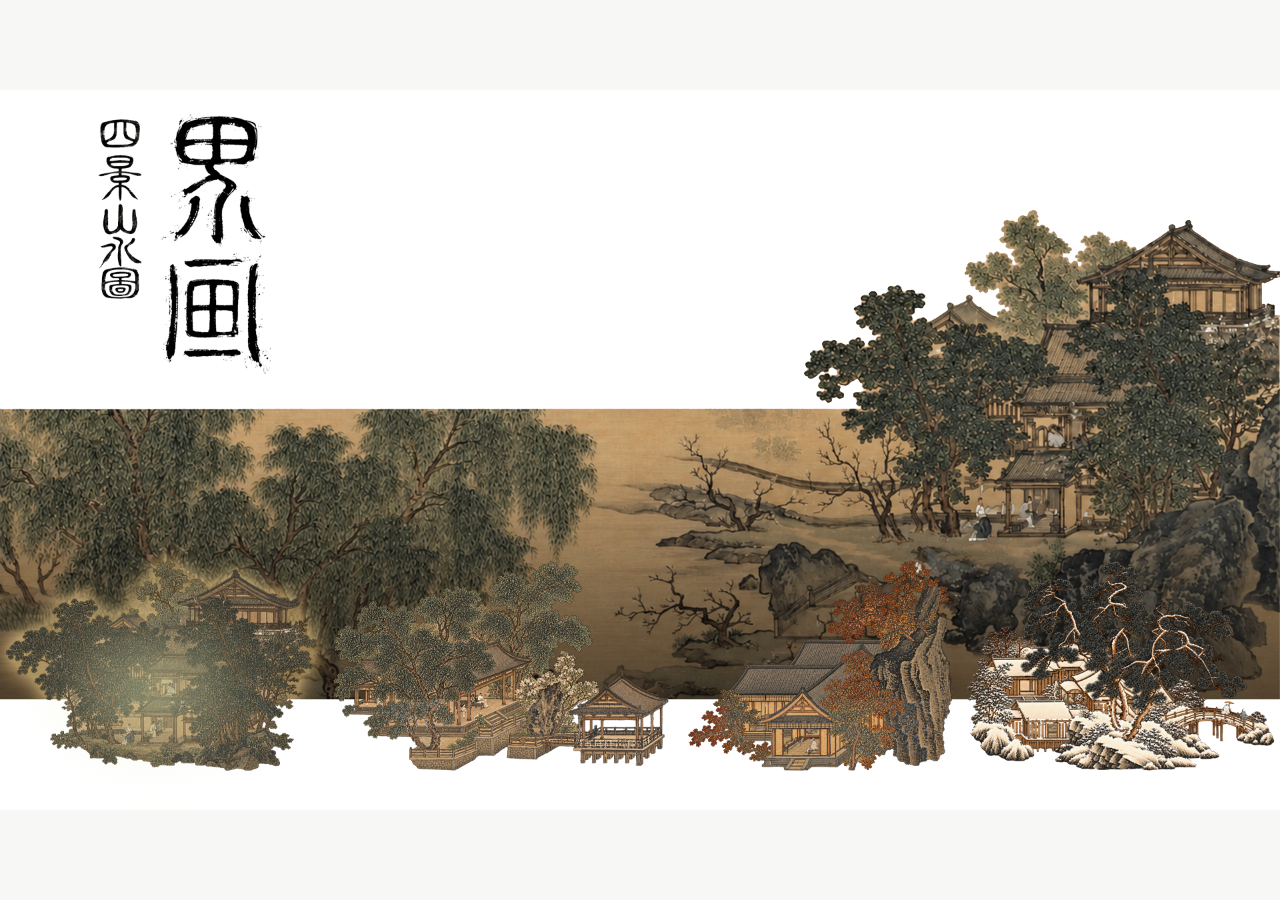
<file: index.html>
<!doctype html>
<html lang="zh-CN">
  <head>
    <meta charset="UTF-8" />
    <meta name="viewport" content="width=device-width, initial-scale=1" />
    <meta name="description" content="《四景山水图》界画建筑交互目录：春、夏、秋、冬四时游观。" />
    <title>界构四时｜四景山水图</title>
    <link rel="icon" href="data:image/svg+xml,%3Csvg xmlns='http://www.w3.org/2000/svg' viewBox='0 0 64 64'%3E%3Crect width='64' height='64' rx='8' fill='%23f5f3ed'/%3E%3Cpath d='M12 45h40M17 45V27h30v18M13 27l19-13 19 13M24 45V32h16v13' fill='none' stroke='%23231f1b' stroke-width='3' stroke-linejoin='round'/%3E%3C/svg%3E" />
    <link rel="stylesheet" href="./styles.css" />
  </head>
  <body>
    <main class="season-stage" aria-label="《四景山水图》四季目录">
      <div class="artboard">
        <div class="scene-stack" aria-hidden="true">
          <img class="scene is-active" data-scene="spring" src="./assets/spring.png" alt="" />
          <video class="scene spring-motion" src="./assets/spring-hover.mp4" poster="./assets/spring.png" muted loop playsinline preload="auto"></video>
          <img class="scene" data-scene="summer" src="./assets/summer.png" alt="" />
          <img class="scene" data-scene="autumn" src="./assets/autumn.png" alt="" />
          <img class="scene" data-scene="winter" src="./assets/winter.png" alt="" />
          <img class="spring-video-ui spring-video-logo" src="./assets/spring-logo-transparent.png" alt="" />
          <img class="spring-video-ui spring-video-bottom" src="./assets/spring.png" alt="" />
        </div>

        <nav class="season-nav" aria-label="选择季节">
          <button class="season-link is-active" data-season="spring" type="button" aria-label="查看春景">
            <span class="season-halo"></span>
          </button>
          <button class="season-link" data-season="summer" type="button" aria-label="查看夏景">
            <span class="season-halo"></span>
          </button>
          <button class="season-link" data-season="autumn" type="button" aria-label="查看秋景">
            <span class="season-halo"></span>
          </button>
          <button class="season-link" data-season="winter" type="button" aria-label="查看冬景">
            <span class="season-halo"></span>
          </button>
        </nav>
      </div>
    </main>
    <script src="./script.js"></script>
  </body>
</html>
</file>
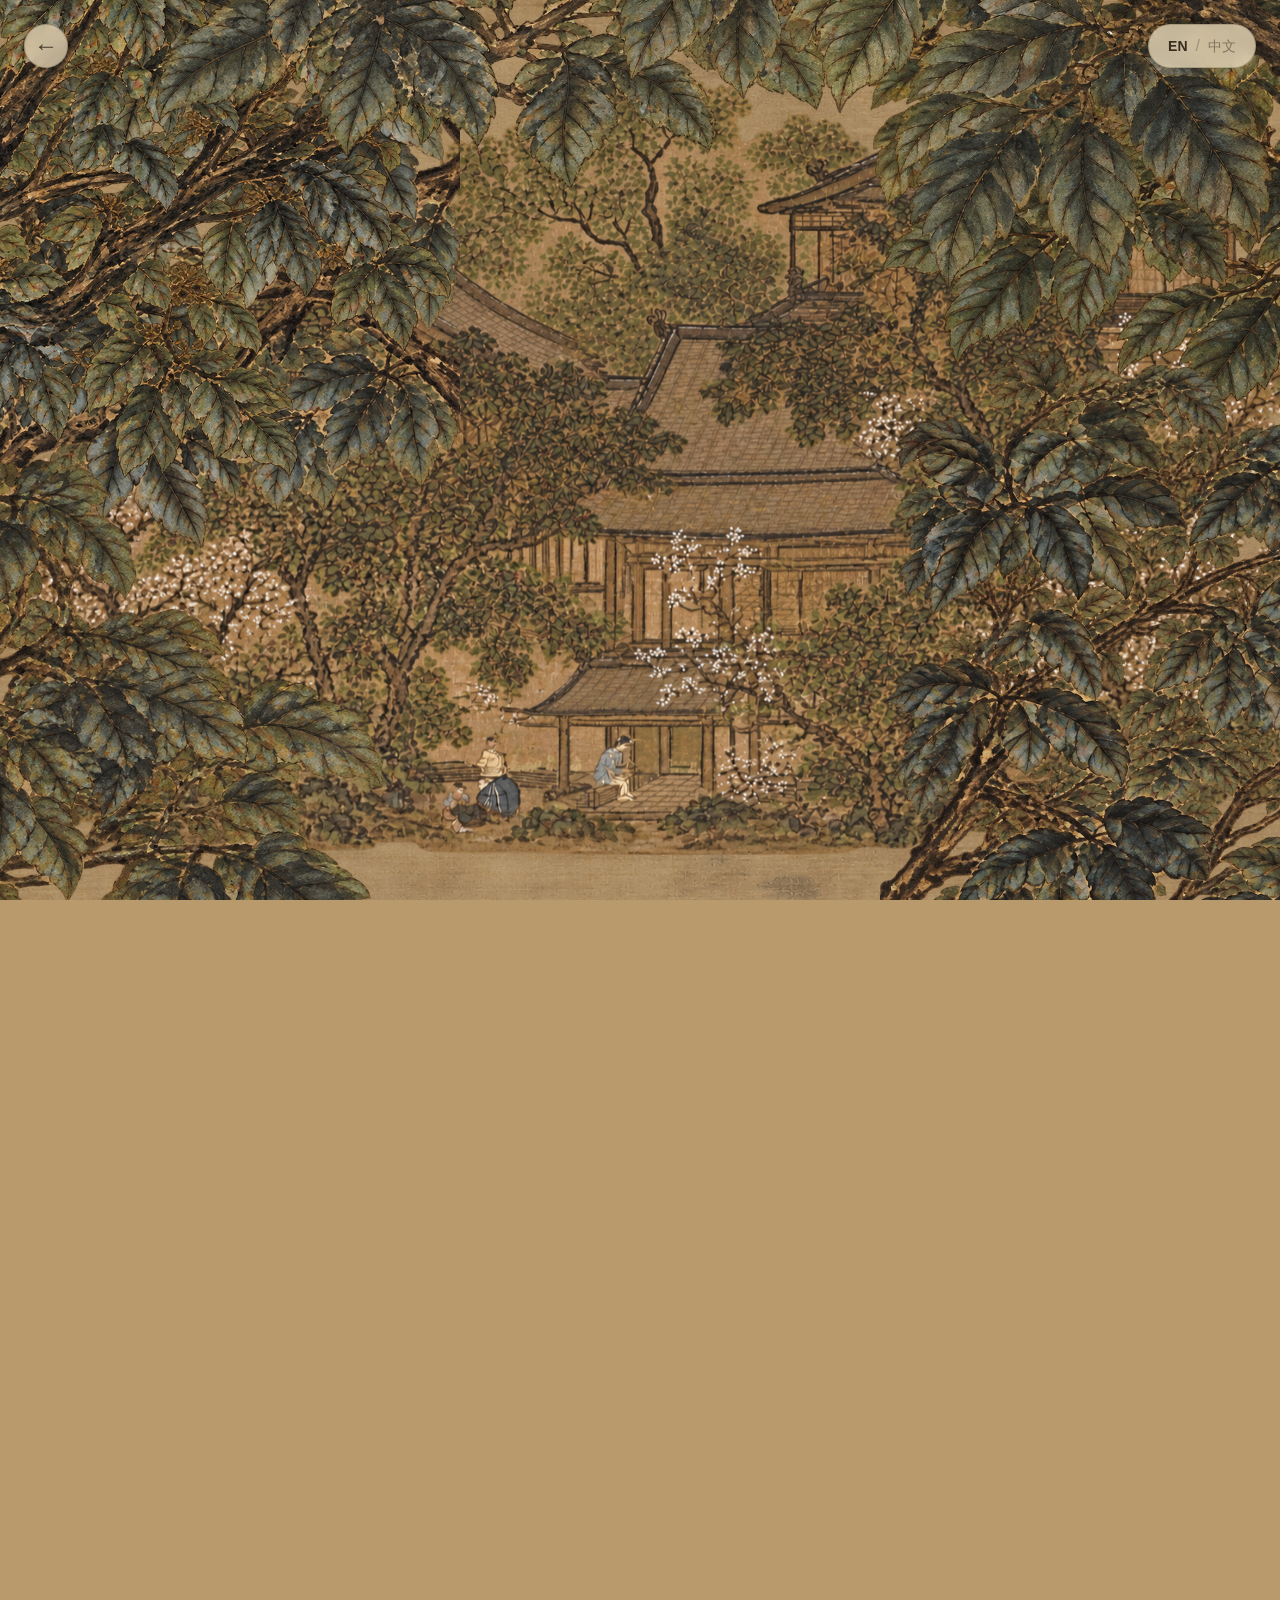
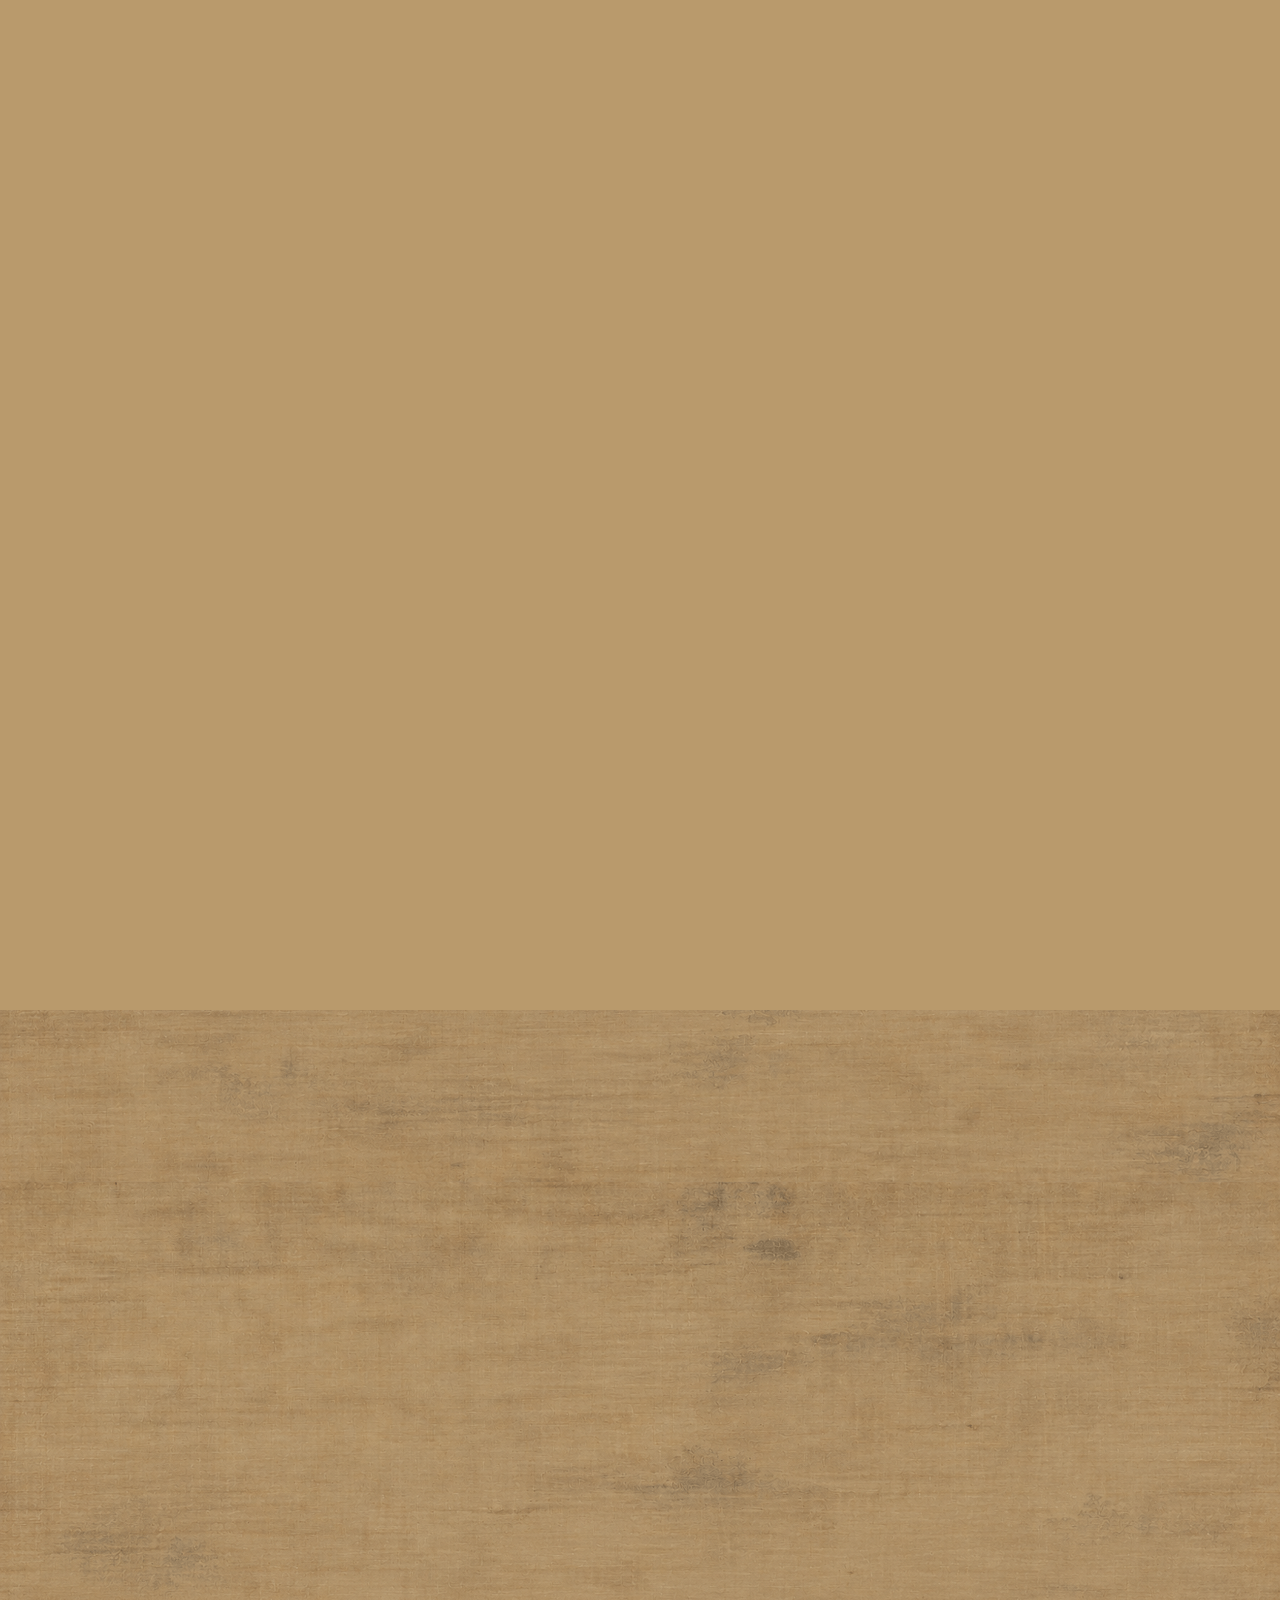
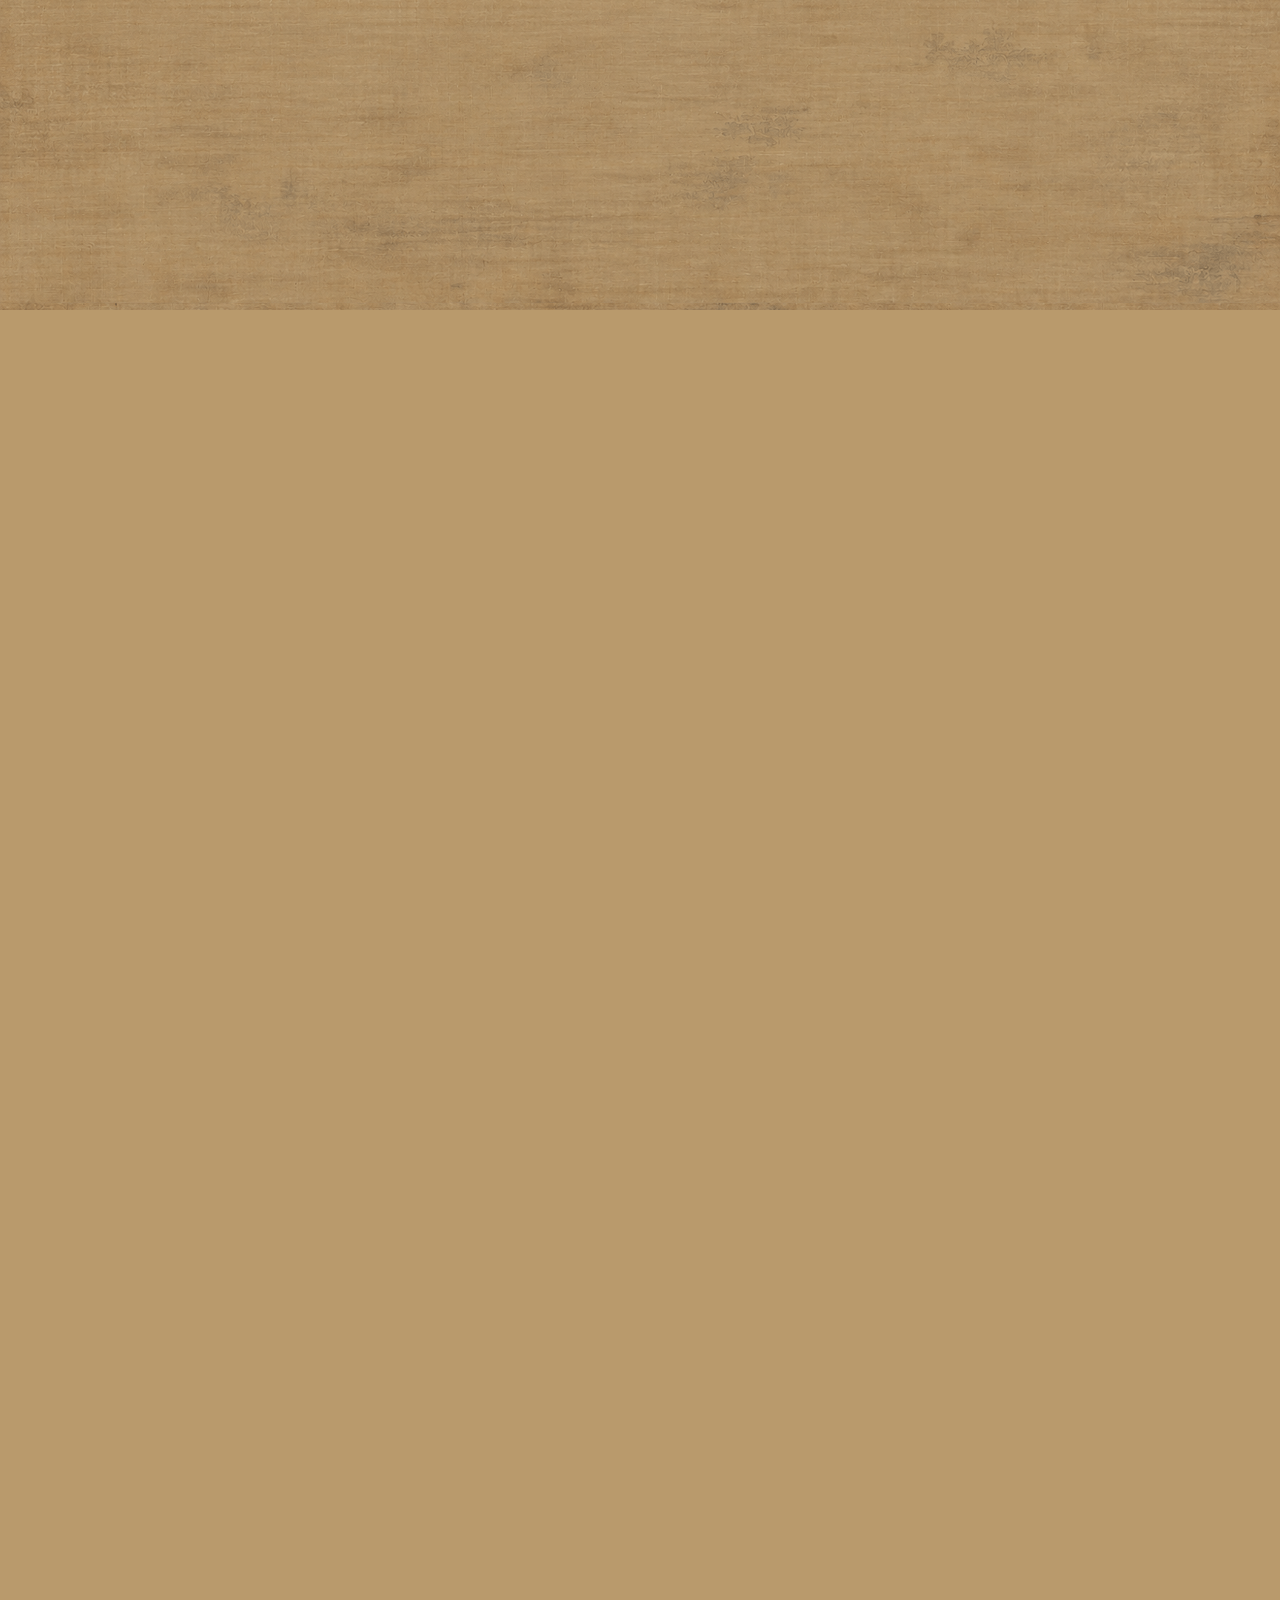
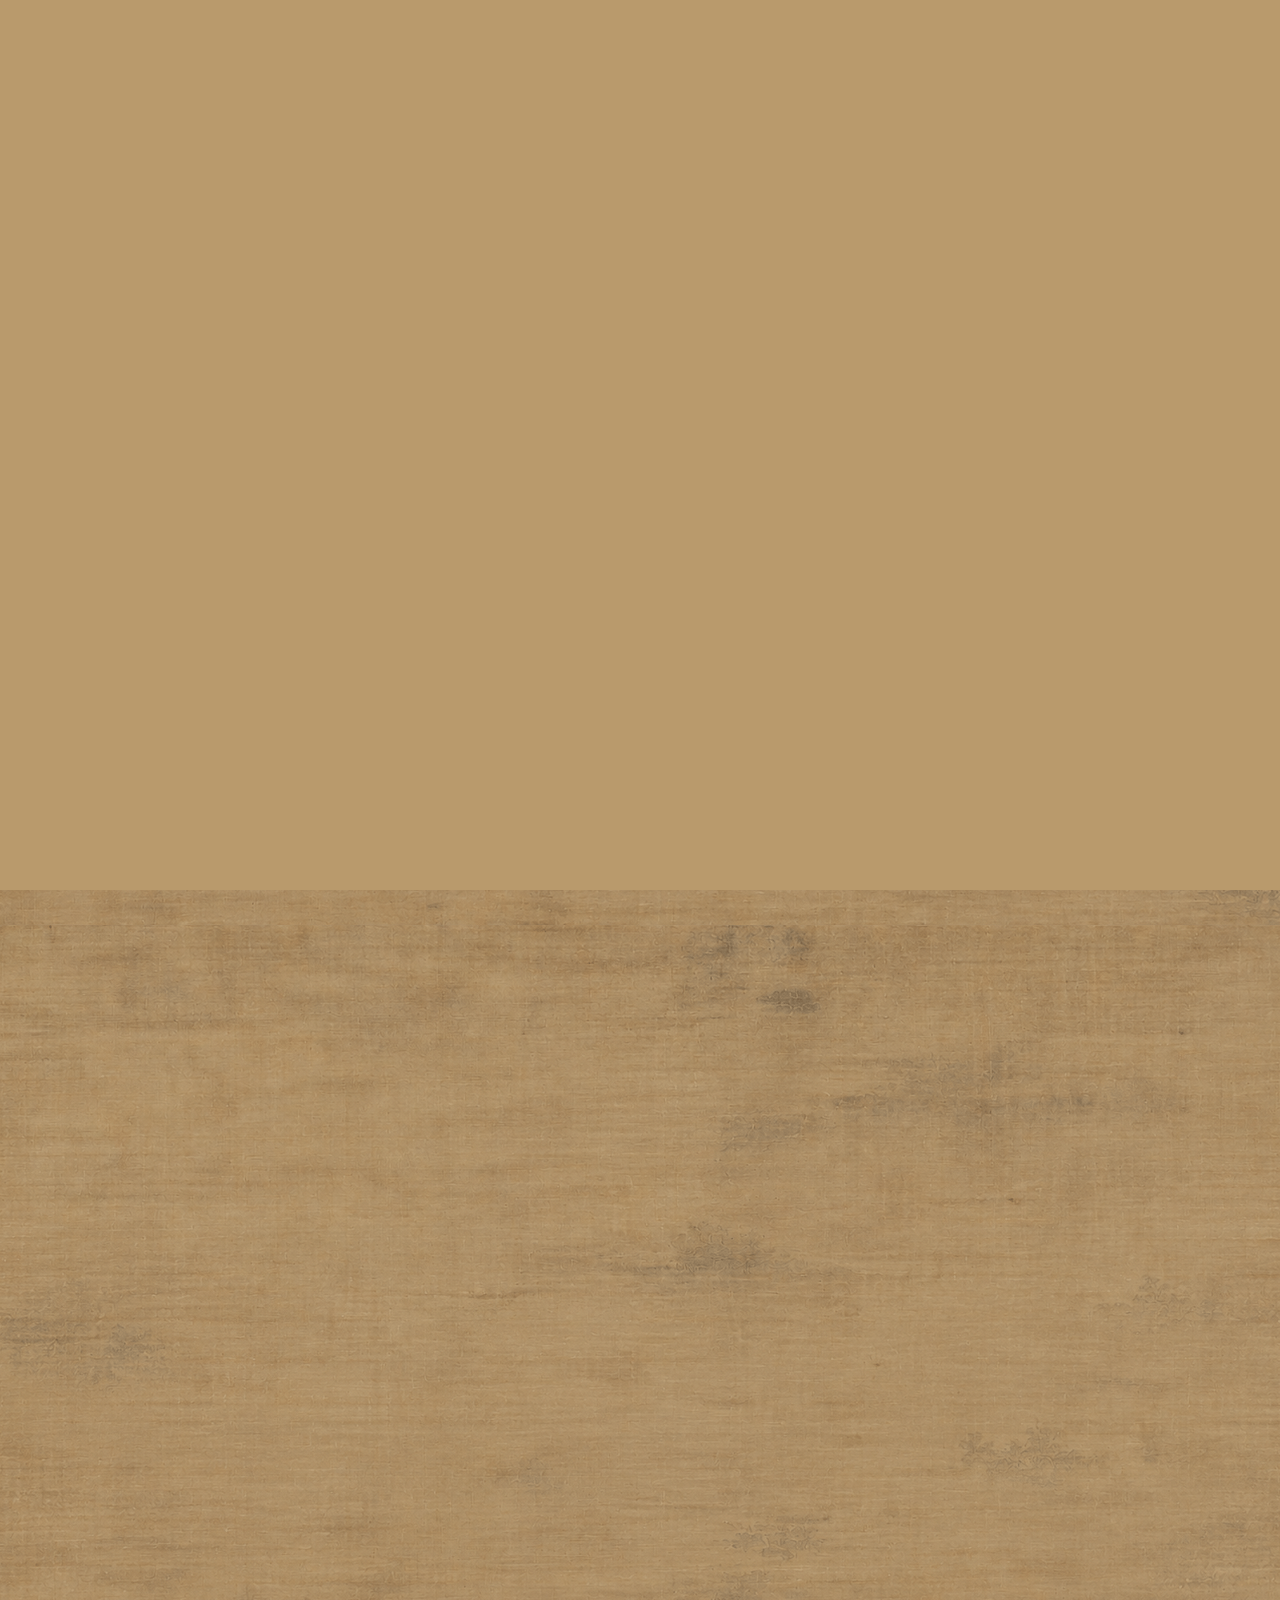
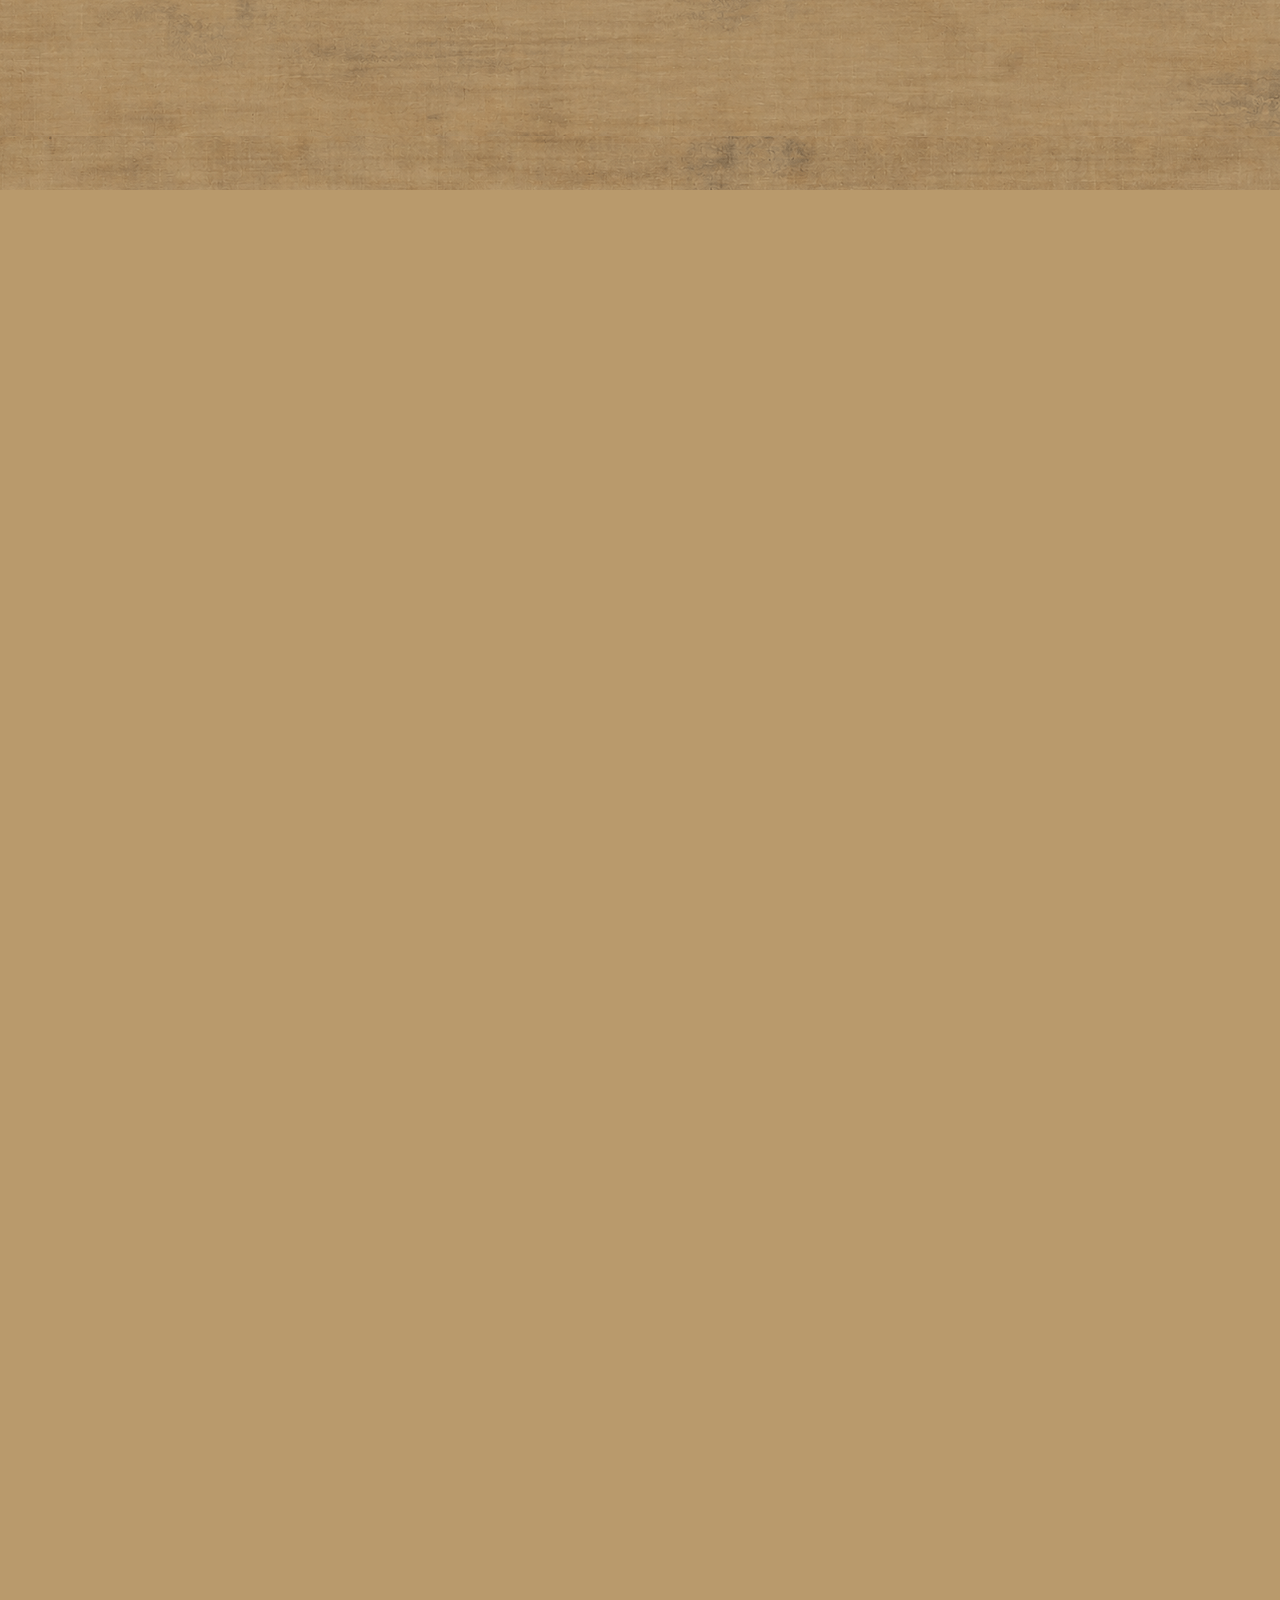
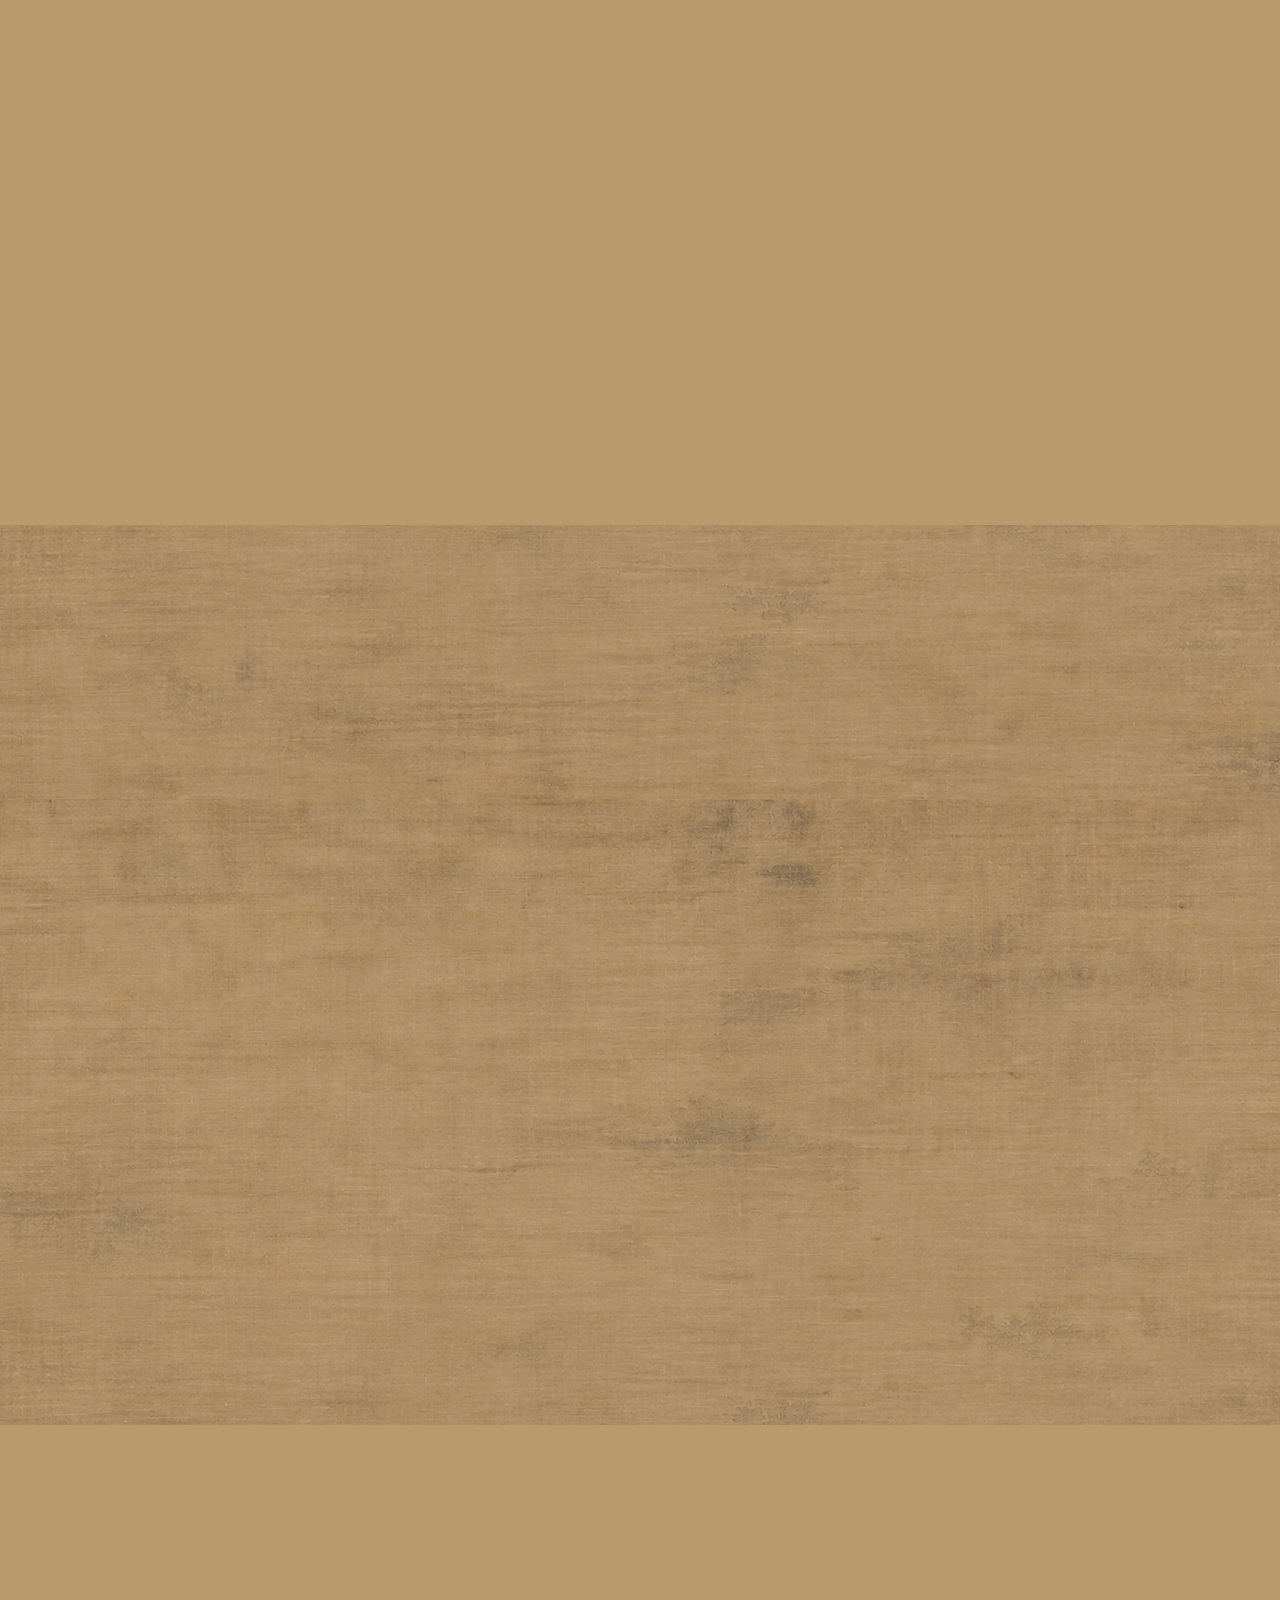
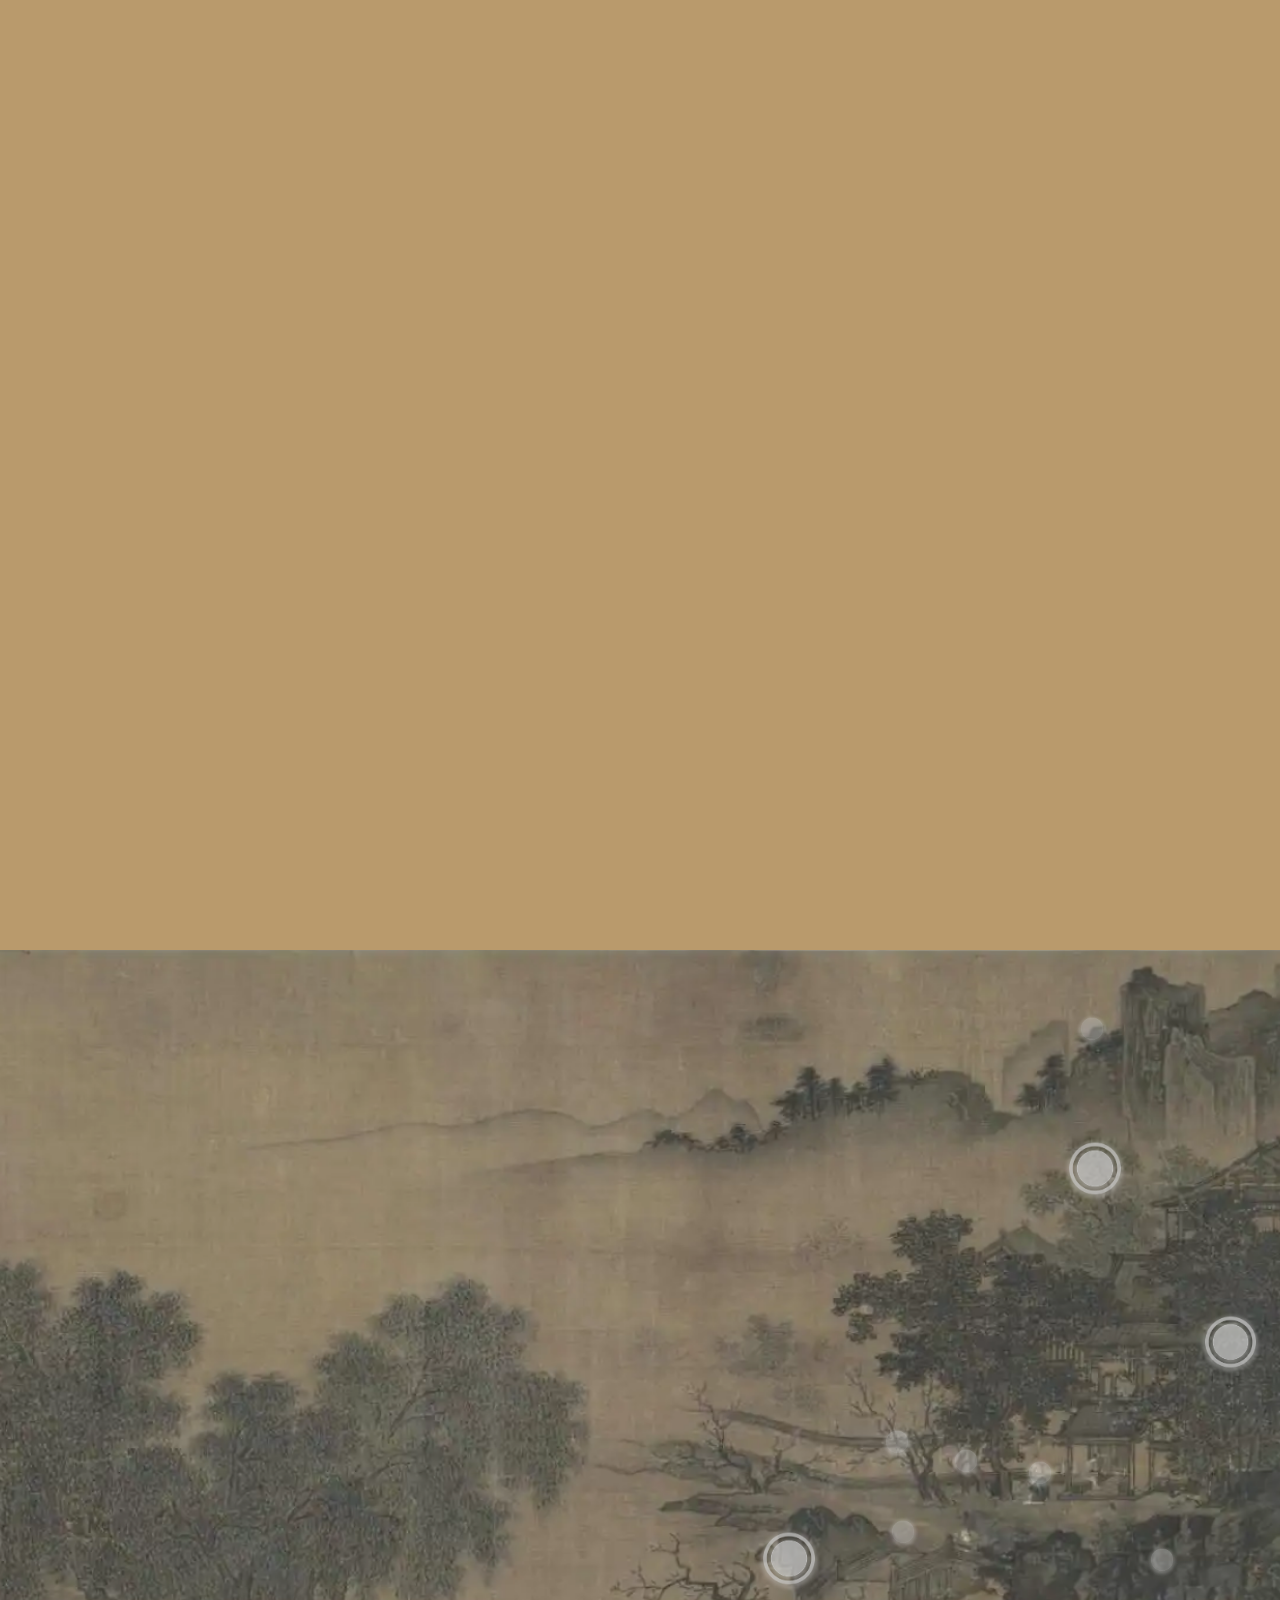
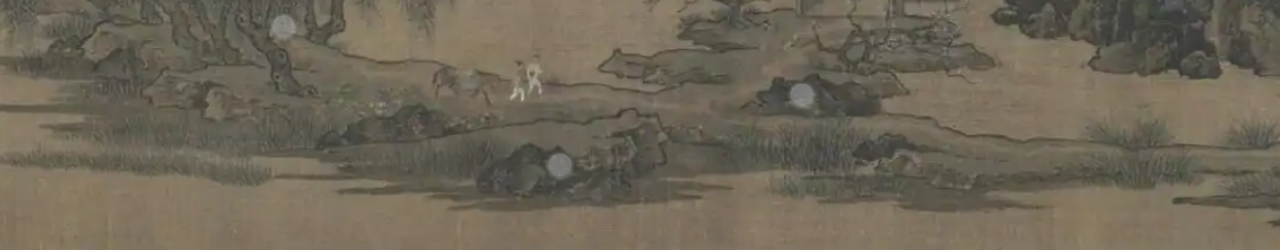
<file: spring/index.html>
<!doctype html>
<html lang="en">
  <head>
    <meta charset="UTF-8" />
    <meta name="viewport" content="width=device-width, initial-scale=1" />
    <title>四景山水图 · 春景</title>
    <link rel="stylesheet" href="./style.css" />
  </head>
  <body>
    <a class="back-to-directory" href="../index.html" aria-label="返回目录页">←</a>
    <button class="language-toggle" id="language-toggle" type="button" aria-label="切换为中文" aria-pressed="false">
      <span class="language-option language-option-en">EN</span>
      <span class="language-divider" aria-hidden="true">/</span>
      <span class="language-option language-option-zh">中文</span>
    </button>
    <main id="story" aria-label="四景山水图春景滚动预览">
      <section class="chapter chapter-hero-house" data-chapter="hero-house">
        <div class="sticky-frame">
          <div class="scene-canvas scene-hero" id="hero-scene"></div>
        </div>
      </section>

      <section class="chapter chapter-horizontal" data-chapter="roof-people-bridge">
        <div class="sticky-frame">
          <div class="horizontal-track" id="roof-people-track">
            <article class="viewport-panel">
              <div class="scene-canvas scene-roof" id="roof-scene"></div>
            </article>
            <article class="viewport-panel">
              <div class="scene-canvas scene-people" id="people-scene"></div>
            </article>
          </div>
          <div class="scene-canvas transition-layer scene-bridge" id="bridge-scene"></div>
          <div class="scene-canvas transition-layer leaf-field" id="leaf-field"></div>
        </div>
      </section>

      <section class="chapter chapter-stones" data-chapter="stones">
        <div class="sticky-frame">
          <div class="scene-canvas scene-stones" id="stone-scene"></div>
        </div>
      </section>

      <section class="chapter chapter-trees" data-chapter="trees">
        <div class="sticky-frame">
          <div class="scene-canvas scene-trees" id="tree-scene"></div>
        </div>
      </section>

      <section class="chapter chapter-recall" data-chapter="recall" id="recall-overview" aria-label="春景图全景回溯">
        <div class="recall-frame" id="recall-frame">
          <img class="recall-painting" src="./素材/春景全景回溯.png" alt="春景图全景" />
          <div class="recall-map" id="recall-map" aria-label="点击热点返回对应介绍位置"></div>
        </div>
      </section>
    </main>

    <aside class="hover-card" id="hover-card" aria-hidden="true">
      <img id="hover-card-image" alt="" />
    </aside>

    <dialog class="detail-dialog" id="detail-dialog">
      <button class="dialog-close" type="button" aria-label="关闭">×</button>
      <img id="detail-image" alt="建筑零件说明" />
    </dialog>

    <script src="./app.js"></script>
  </body>
</html>
</file>
<file: styles.css>
:root {
  color-scheme: light;
  font-family: "Noto Serif SC", "Source Han Serif SC", "Songti SC", SimSun, serif;
  background: #f7f7f5;
  color: #171713;
}

* { box-sizing: border-box; }

html,
body {
  width: 100%;
  height: 100%;
  margin: 0;
  overflow: hidden;
  background: #f7f7f5;
}

button { font: inherit; }

.season-stage {
  position: relative;
  width: 100vw;
  height: 100vh;
  isolation: isolate;
  overflow: hidden;
  background: #f7f7f5;
}

.artboard {
  position: absolute;
  left: 50%;
  top: 50%;
  width: min(100vw, calc(100vh * 16 / 9));
  aspect-ratio: 16 / 9;
  transform: translate(-50%, -50%);
  overflow: hidden;
}

.scene-stack,
.scene {
  position: absolute;
  inset: 0;
  width: 100%;
  height: 100%;
}

.scene-stack {
  isolation: isolate;
}

.scene {
  z-index: 1;
  object-fit: contain;
  object-position: center;
  opacity: 0;
  transform: scale(1.012);
  filter: saturate(0.92) contrast(0.98);
  transition:
    opacity 720ms cubic-bezier(0.22, 1, 0.36, 1),
    transform 1400ms cubic-bezier(0.22, 1, 0.36, 1),
    filter 720ms ease;
  pointer-events: none;
}

.spring-motion {
  z-index: 2;
}

.scene.is-active {
  opacity: 1;
  transform: scale(1);
  filter: saturate(1) contrast(1);
}

.scene[data-scene="spring"],
.spring-motion {
  transform: scale(1);
  transition: none;
}

.spring-video-ui {
  position: absolute;
  z-index: 3;
  display: block;
  opacity: 0;
  pointer-events: none;
  transition: none;
}

.spring-video-ui.is-active {
  opacity: 1;
}

.spring-video-logo {
  left: 6.5%;
  top: 3.4%;
  width: 15%;
  height: auto;
}

.spring-video-bottom {
  inset: 0;
  width: 100%;
  height: 100%;
  object-fit: contain;
  -webkit-mask-image: linear-gradient(to bottom, transparent 0 59%, rgba(0, 0, 0, .2) 62%, #000 66% 100%);
  mask-image: linear-gradient(to bottom, transparent 0 59%, rgba(0, 0, 0, .2) 62%, #000 66% 100%);
}

.season-nav {
  position: absolute;
  z-index: 5;
  left: 0;
  right: 0;
  bottom: 0;
  height: 35%;
  display: grid;
  grid-template-columns: 24% 28% 25% 23%;
}

.season-link {
  --glow: 221, 227, 174;
  position: relative;
  display: block;
  min-width: 0;
  border: 0;
  padding: 0;
  cursor: pointer;
  color: #1e211b;
  background: transparent;
  outline: none;
}

.season-link:nth-child(2) { --glow: 222, 201, 129; }
.season-link:nth-child(3) { --glow: 216, 123, 60; }
.season-link:nth-child(4) { --glow: 180, 216, 230; }

.season-halo {
  position: absolute;
  left: 50%;
  top: 52%;
  width: 76%;
  height: 70%;
  border-radius: 50%;
  opacity: 0;
  transform: translate(-50%, -50%) scale(0.78);
  background: radial-gradient(ellipse at center, rgba(var(--glow), 0.58) 0%, rgba(var(--glow), 0.24) 36%, rgba(var(--glow), 0.05) 62%, transparent 76%);
  filter: blur(18px);
  mix-blend-mode: screen;
  transition: opacity 360ms ease, transform 520ms cubic-bezier(0.22, 1, 0.36, 1);
  pointer-events: none;
}

.season-link:hover .season-halo,
.season-link:focus-visible .season-halo,
.season-link.is-active .season-halo {
  opacity: 1;
  transform: translate(-50%, -50%) scale(1);
}

.season-link:focus-visible {
  outline: 1px solid rgba(110, 84, 45, 0.7);
  outline-offset: -8px;
}

@media (prefers-reduced-motion: reduce) {
  *, *::before, *::after {
    transition-duration: 0.01ms !important;
    animation-duration: 0.01ms !important;
    animation-iteration-count: 1 !important;
  }
}
</file>
<file: spring/style.css>
@font-face {
  font-family: "PingFang Local";
  src: local("PingFang SC"), local("PingFangSC-Regular"), local("苹方-简");
  font-style: normal;
  font-weight: 400;
}

@font-face {
  font-family: "PingFang Local";
  src: local("PingFang SC Semibold"), local("PingFangSC-Semibold"), local("苹方-简 中黑体");
  font-style: normal;
  font-weight: 600;
}

:root {
  --scene-scale: 1;
  --ink: #261d14;
  --paper: #b99a6c;
  color-scheme: only light;
}

* {
  box-sizing: border-box;
}

html {
  min-width: 100%;
  background: var(--paper);
  scrollbar-width: thin;
  scrollbar-color: rgba(47, 33, 20, .46) rgba(185, 154, 108, .42);
}

body {
  margin: 0;
  min-width: 100%;
  overflow-x: clip;
  background: var(--paper);
  color: var(--ink);
  font-family: "PingFang Local", "PingFang SC", "Microsoft YaHei", sans-serif;
}

button,
dialog {
  font: inherit;
}

.back-to-directory {
  position: fixed;
  z-index: 500;
  left: 24px;
  top: 24px;
  display: grid;
  width: 44px;
  height: 44px;
  place-items: center;
  border: 1px solid rgba(63, 48, 31, .22);
  border-radius: 50%;
  background: rgba(235, 219, 187, .72);
  color: rgba(43, 31, 20, .82);
  font-family: "PingFang Local", "PingFang SC", "Microsoft YaHei", sans-serif;
  font-size: 24px;
  line-height: 1;
  text-decoration: none;
  box-shadow: 0 6px 20px rgba(42, 30, 18, .12);
  backdrop-filter: blur(8px);
  transition: background-color 180ms ease, transform 180ms ease;
}

.back-to-directory:hover,
.back-to-directory:focus-visible {
  background: rgba(245, 232, 205, .92);
  transform: translateX(-2px);
}

.back-to-directory:focus-visible {
  outline: 2px solid rgba(63, 48, 31, .56);
  outline-offset: 3px;
}

.language-toggle {
  position: fixed;
  z-index: 500;
  right: 24px;
  top: 24px;
  display: flex;
  min-width: 108px;
  height: 44px;
  align-items: center;
  justify-content: center;
  gap: 8px;
  padding: 0 15px;
  border: 1px solid rgba(63, 48, 31, .22);
  border-radius: 999px;
  cursor: pointer;
  background: rgba(235, 219, 187, .78);
  color: rgba(43, 31, 20, .46);
  box-shadow: 0 6px 20px rgba(42, 30, 18, .12);
  backdrop-filter: blur(8px);
  transition: background-color 180ms ease, transform 180ms ease;
}

.language-toggle:hover,
.language-toggle:focus-visible {
  background: rgba(245, 232, 205, .94);
  transform: translateY(-1px);
}

.language-toggle:focus-visible {
  outline: 2px solid rgba(63, 48, 31, .56);
  outline-offset: 3px;
}

.language-option {
  font-size: 14px;
  line-height: 1;
  transition: color 160ms ease, font-weight 160ms ease;
}

.language-divider {
  color: rgba(43, 31, 20, .28);
}

body[data-language="en"] .language-option-en,
body[data-language="zh"] .language-option-zh {
  color: rgba(43, 31, 20, .92);
  font-weight: 600;
}

img {
  display: block;
  -webkit-user-drag: none;
  user-select: none;
}

#story,
.chapter {
  width: 100%;
}

.chapter {
  position: relative;
}

.chapter-hero-house {
  height: 290svh;
}

.chapter-horizontal {
  height: 520svh;
}

.chapter-stones {
  height: 315svh;
}

.chapter-trees {
  height: 225svh;
}

.chapter-recall {
  min-height: 100svh;
  background: var(--paper);
}

.sticky-frame {
  position: sticky;
  top: 0;
  width: 100vw;
  height: 100svh;
  overflow: hidden;
  isolation: isolate;
  background-color: var(--paper);
  background-image: url("./素材/背景.png");
  background-repeat: no-repeat;
  background-size: cover;
  background-position: center center;
}

.scene-canvas {
  position: absolute;
  left: 50%;
  top: 50%;
  width: 1440px;
  height: 900px;
  overflow: hidden;
  transform: translate(-50%, -50%) scale(var(--scene-scale));
  transform-origin: 50% 50%;
  background-image: url("./素材/背景.png");
  background-repeat: no-repeat;
  background-size: 1440px auto;
  color: var(--ink);
  backface-visibility: hidden;
}

.scene-hero {
  background-position: center 0;
}

.scene-roof,
.scene-people,
.scene-bridge {
  background-image: none;
}

.scene-stones {
  background-position: center -4020px;
}

.scene-trees {
  background-position: center bottom;
}

.layer,
.copy,
.ink-line,
.hotspot {
  position: absolute;
}

.layer {
  object-fit: contain;
  transform-origin: center;
  will-change: transform, opacity;
}

.copy {
  z-index: 30;
  margin: 0;
  color: rgba(36, 26, 17, .86);
  font-size: 20px;
  font-weight: 400;
  line-height: 1.56;
  letter-spacing: .01em;
  text-wrap: pretty;
  will-change: transform, opacity;
}

.copy strong {
  font-weight: 600;
}

.hero-house {
  z-index: 3;
}

.split-leaf {
  z-index: 10;
  filter: saturate(.9) contrast(1.03);
}

.roof-part {
  z-index: 10;
  filter: saturate(1.04);
}

.person {
  z-index: 10;
}

.ink-line {
  z-index: 20;
  display: block;
  height: 1px;
  background: rgba(38, 29, 20, .68);
  transform-origin: left center;
}

.ink-line::before,
.ink-line::after {
  position: absolute;
  top: 50%;
  width: 7px;
  height: 7px;
  border-radius: 50%;
  background: rgba(38, 29, 20, .78);
  content: "";
  transform: translateY(-50%);
}

.ink-line::before {
  left: -3px;
}

.ink-line::after {
  right: -3px;
}

.hotspot {
  z-index: 50;
  width: 23px;
  height: 23px;
  padding: 0;
  border: 0;
  border-radius: 50%;
  cursor: pointer;
  background: rgba(255, 247, 225, .98);
  box-shadow: 0 0 0 1px rgba(76, 50, 27, .20), 0 0 12px 6px rgba(255, 244, 216, .68);
  opacity: 0;
  animation: hotspot-pulse 1.65s ease-in-out infinite;
}

.hotspot:hover,
.hotspot:focus-visible {
  outline: none;
  background: #fffaf0;
  animation-play-state: paused;
  box-shadow: 0 0 0 2px rgba(92, 54, 23, .52), 0 0 22px 11px rgba(255, 245, 210, .98);
}

@keyframes hotspot-pulse {
  0%,
  100% {
    box-shadow: 0 0 0 1px rgba(76, 50, 27, .16), 0 0 8px 4px rgba(255, 244, 216, .45);
  }
  50% {
    box-shadow: 0 0 0 2px rgba(92, 54, 23, .30), 0 0 19px 10px rgba(255, 247, 220, .94);
  }
}

.horizontal-track {
  position: absolute;
  z-index: 2;
  inset: 0 auto 0 0;
  display: flex;
  width: 200vw;
  height: 100%;
  will-change: transform, opacity;
}

.viewport-panel {
  position: relative;
  flex: 0 0 100vw;
  width: 100vw;
  height: 100%;
  overflow: hidden;
  background: transparent;
}

.transition-layer {
  will-change: opacity;
}

.scene-bridge {
  z-index: 4;
  pointer-events: none;
}

.scene-bridge .hotspot {
  pointer-events: auto;
}

.leaf-field {
  z-index: 80;
  pointer-events: none;
  background: transparent;
}

.falling-leaf {
  position: absolute;
  z-index: 80;
  object-fit: contain;
  opacity: 0;
  transform-origin: center;
  will-change: transform, opacity;
}

.stone {
  position: absolute;
  object-fit: contain;
  transform-origin: center;
  will-change: transform, opacity;
}

.tree {
  z-index: 10;
}

.recall-frame {
  position: relative;
  width: 100vw;
  height: 100svh;
  overflow: hidden;
  isolation: isolate;
  background: var(--paper);
}

.recall-painting {
  width: 100%;
  height: 100%;
  object-fit: cover;
  object-position: center;
}

.recall-map {
  position: absolute;
  z-index: 2;
  inset: 0;
}

.recall-hotspot {
  position: absolute;
  z-index: 55;
  width: 62px;
  height: 62px;
  padding: 0;
  border: 0;
  cursor: pointer;
  background-color: transparent;
  background-image: url("./素材/按钮1.png");
  background-repeat: no-repeat;
  background-position: center;
  background-size: contain;
  transform: translate(-50%, -50%);
  animation: recall-pulse 1.8s ease-in-out infinite;
  transition: opacity 180ms ease, transform 180ms ease, filter 180ms ease;
}

.scene-recall-hotspot {
  opacity: 0;
  pointer-events: none;
}

.panorama-recall-hotspot {
  width: clamp(30px, 2.65vw, 36px);
  height: clamp(30px, 2.65vw, 36px);
}

.recall-style-ring {
  width: 116px;
  height: 116px;
  background-image: url("./素材/按钮2.png");
}

.panorama-recall-hotspot.recall-style-ring {
  width: clamp(60px, 5.15vw, 70px);
  height: clamp(60px, 5.15vw, 70px);
}

.recall-hotspot:hover,
.recall-hotspot:focus-visible {
  outline: none;
  filter: drop-shadow(0 0 10px rgba(255, 249, 232, .96));
  animation-play-state: paused;
}

.recall-hotspot.is-arrival {
  animation: recall-arrival 1.1s ease-out 1;
}

.panorama-recall-hotspot.is-arrival {
  animation: panorama-arrival-red 3s ease-in-out 1;
}

@keyframes recall-pulse {
  0%,
  100% {
    filter: drop-shadow(0 0 2px rgba(255, 247, 225, .38));
  }
  50% {
    filter: drop-shadow(0 0 8px rgba(255, 249, 232, .9));
  }
}

@keyframes recall-arrival {
  0% {
    transform: translate(-50%, -50%) scale(.72);
  }
  36% {
    transform: translate(-50%, -50%) scale(1.36);
    filter: drop-shadow(0 0 15px rgba(255, 249, 232, 1));
  }
  100% {
    transform: translate(-50%, -50%) scale(1);
  }
}

@keyframes panorama-arrival-red {
  0%,
  100% {
    transform: translate(-50%, -50%) scale(1);
    filter: none;
  }
  8%,
  28%,
  52%,
  78% {
    transform: translate(-50%, -50%) scale(1.32);
    filter: sepia(1) saturate(18) hue-rotate(325deg) brightness(.82)
      drop-shadow(0 0 13px rgba(218, 36, 28, 1));
  }
  38%,
  88% {
    transform: translate(-50%, -50%) scale(.94);
    filter: sepia(.15) saturate(1.2) drop-shadow(0 0 2px rgba(255, 247, 225, .4));
  }
}

.hover-card {
  position: fixed;
  z-index: 200;
  left: 0;
  top: 0;
  width: min(820px, 55vw);
  padding: 0;
  pointer-events: none;
  visibility: hidden;
  opacity: 0;
  transform: scale(.97);
  transform-origin: top left;
  transition: opacity 130ms ease, transform 130ms ease, visibility 130ms;
}

.hover-card.is-visible {
  visibility: visible;
  opacity: 1;
  transform: scale(1);
}

.hover-card img {
  width: 100%;
  max-height: 82vh;
  object-fit: contain;
  border: 1px solid rgba(255, 244, 220, .45);
  box-shadow: 0 18px 54px rgba(28, 18, 10, .35);
}

.detail-dialog {
  width: min(900px, 88vw);
  max-width: 900px;
  padding: 0;
  overflow: visible;
  border: 0;
  background: transparent;
}

.detail-dialog::backdrop {
  background: rgba(18, 14, 10, .74);
  backdrop-filter: blur(7px);
}

.detail-dialog img {
  width: 100%;
  max-height: 86vh;
  object-fit: contain;
  border: 1px solid rgba(243, 226, 193, .32);
  box-shadow: 0 24px 72px rgba(8, 6, 4, .48);
}

.dialog-close {
  position: absolute;
  z-index: 4;
  top: -18px;
  right: -18px;
  width: 42px;
  height: 42px;
  padding: 0 0 3px;
  border: 1px solid rgba(255, 244, 220, .5);
  border-radius: 50%;
  cursor: pointer;
  color: #2f2115;
  background: #ead7b2;
  font-size: 30px;
  line-height: 1;
}

@media (max-aspect-ratio: 4 / 5) {
  .copy {
    font-size: 21px;
  }

  .hover-card {
    width: min(820px, 86vw);
  }

  .back-to-directory,
  .language-toggle {
    top: 14px;
  }

  .back-to-directory {
    left: 14px;
  }

  .language-toggle {
    right: 14px;
  }
}

@media (prefers-reduced-motion: reduce) {
  html {
    scroll-behavior: auto;
  }

  .hotspot {
    animation: none;
  }

  .recall-hotspot {
    animation: none;
  }
}
</file>
